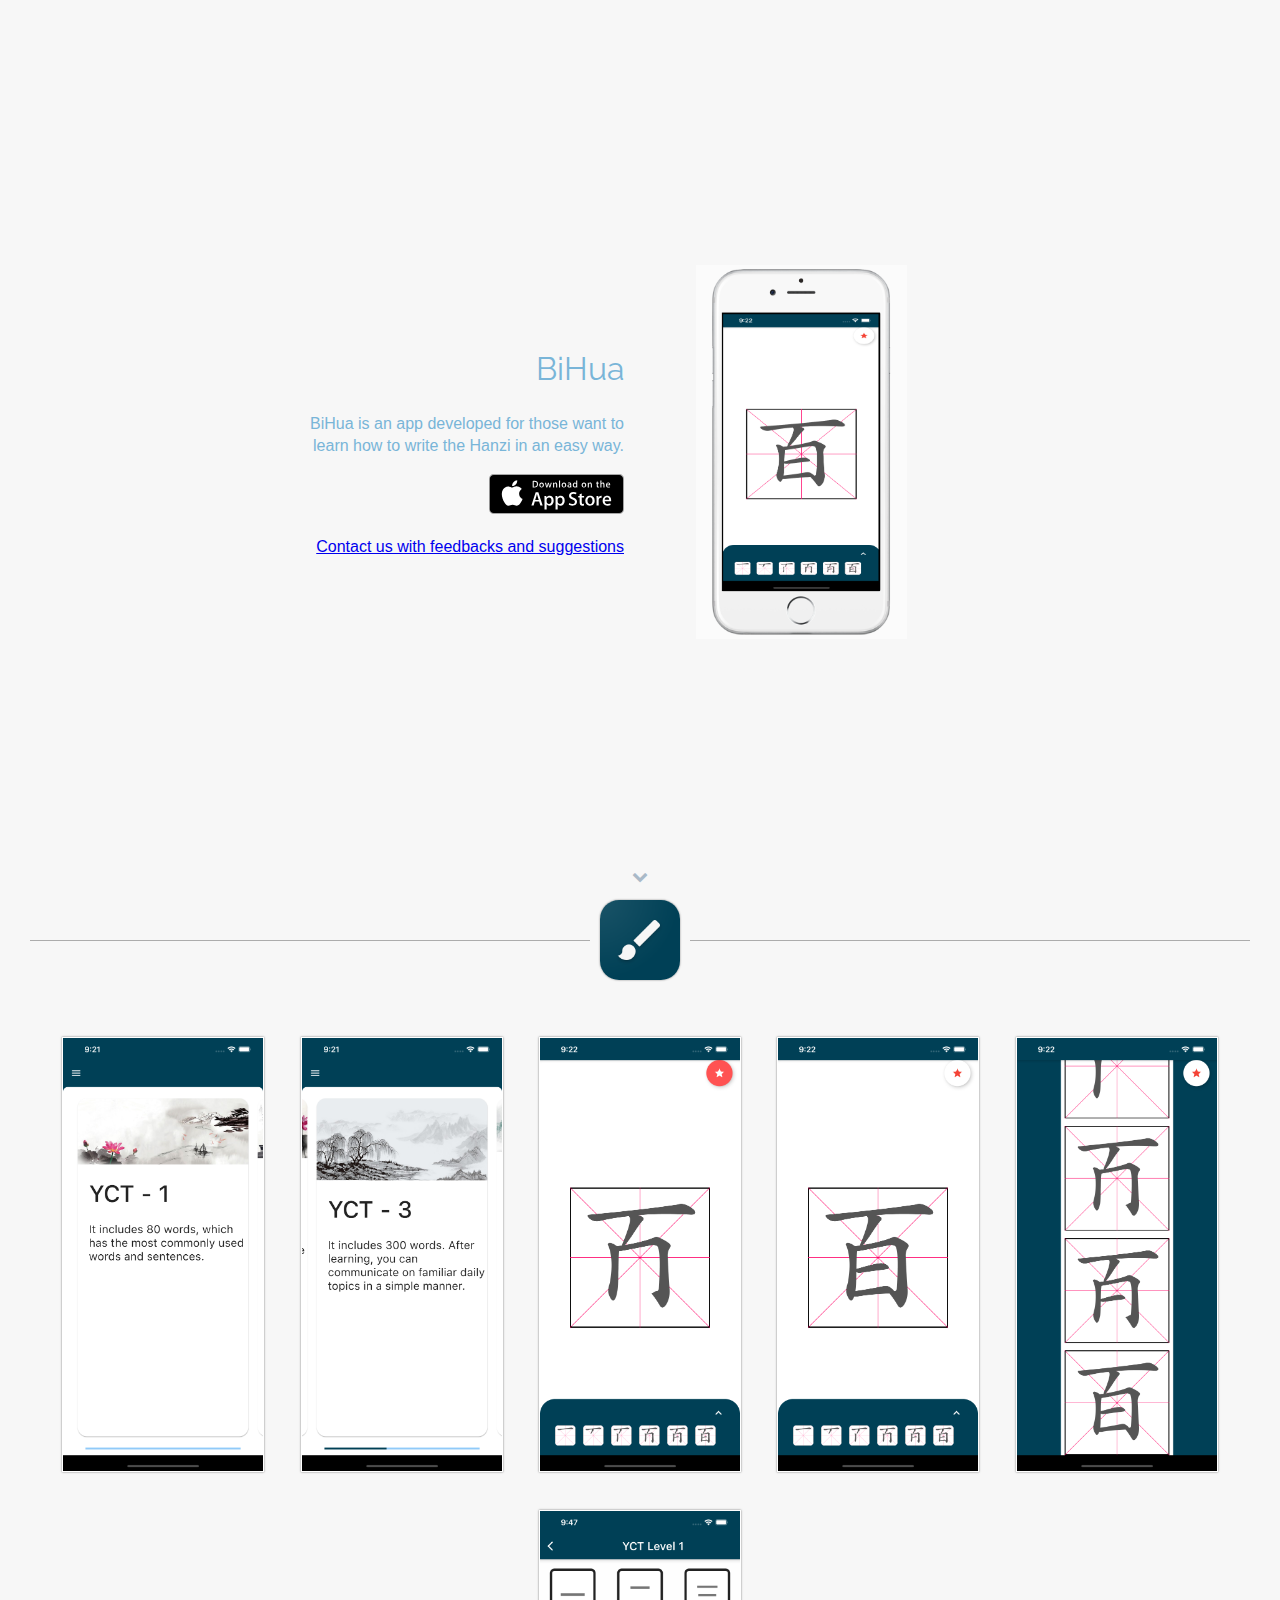
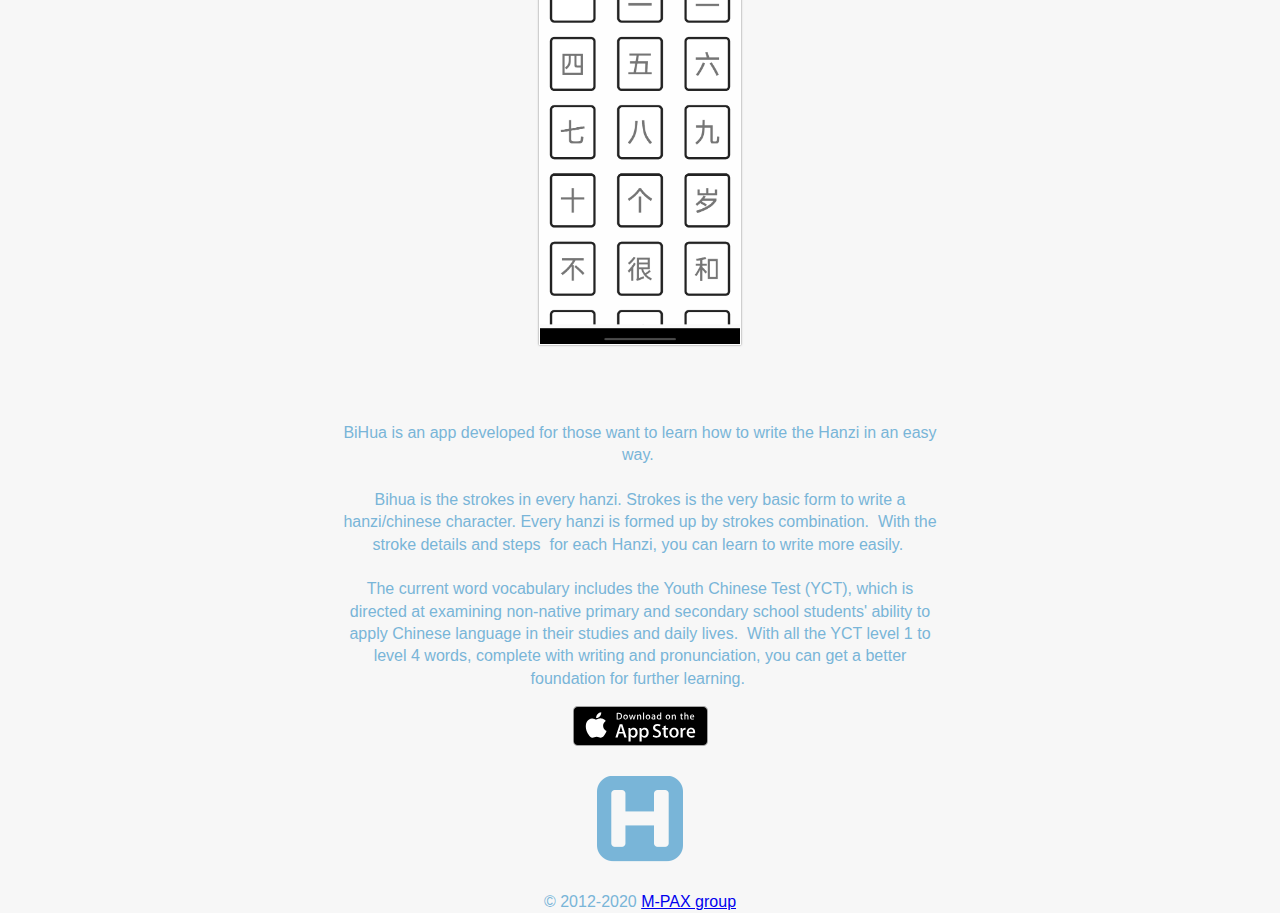
<file: ios-bihua.html>
<!DOCTYPE html>
<html>
<head>
	<meta charset="utf-8"/>
	<meta name="apple-itunes-app" content="app-id=987244449"/>
	<meta name="viewport" content="width=device-width, initial-scale=1" />
	<title>BiHua</title>

	<style data-strip-on-export>
	[contentEditable] {
		outline: none;
	}
	#controls {
		position: fixed;
		padding: 10px;
		top: 0px;
		left: 0px;
		right: 0px;
		text-align: right;
		z-index: 10;
	}
	#controls button {
		appearance: none;
		-webkit-appearance: none;
		-moz-appearance: none;
		-ms-appearance: none;
		color: black;
		background-color: white;
		padding: 0.5em;
		font-weight: bold;
		border: none;
		box-shadow: 0px 0px 3px gray;
	}
	#controls button:hover {
		background-color: #eee;
	}
	</style>
	
	

<link href="//maxcdn.bootstrapcdn.com/font-awesome/4.2.0/css/font-awesome.min.css" rel="stylesheet"/>

<style>
@import url(http://fonts.googleapis.com/css?family=Raleway);

html, body, #content {
	margin: 0px;
	height: 100%;
	font-family: sans-serif;
	font-weight: lighter;
	color: #79B5D8;
	background-color: #f7f7f7;
	text-align: center;
	line-height: 1.4;
}
#splash {
	height: 100%;
	width: 100%;
	display: table;
	table-layout: fixed;
	max-width: 700px;
	margin: auto;
	position: relative;
}
@media screen and (min-width: 700px) {
	#splash > div {
		display: table-cell;
		vertical-align: middle;
		padding: 1em;
		height: 100%;
	}
	#splash #left {
		text-align: right;
	}
	#splash #right {
		text-align: left;
	}
	#splash .iphone {
		width: 288px;
		height: 576px;
	}
	#screenshots img {
		max-width: 200px;
	}
	#like-container {
		position: absolute;
		top: 100%;
		right: 20px;
		margin-top: -50px;
	}
}
#chevron {
	position: absolute;
	left: 50%;
	top: 100%;
	margin-top: -2em;
	color: #5e7d9a;
	opacity: 0.5;
	margin-left: -0.5em;
}
@media screen and (max-width: 700px) {
	#chevron {
		display: none;
	}
	#splash .iphone {
		width: 192px;
		height: 384px;
		display: inline-block;
	}
	#splash #left {
		padding: 10px;
	}
	#screenshots img {
		max-width: 100px;
	}
	#splash .appstore {
		display: none;
	}
}
img.appstore {
	max-width: 140px;
}
.iphone {
	background-size: contain;
	position: relative;
	width: 720px;
	height: 1440px;
}
.iphone img {
	position: absolute;
	top: 17.9%;
	left: 14%;
	width: 73%;
}
h1, h2, h3, h4, h5, h6 {
	font-family: "Raleway", sans-serif;
	font-weight: normal;
}
#icon-row {
	margin: 30px;
	margin-top: 40px;
	margin-bottom: 80px;
	border-bottom: 1px solid rgba(0,0,0,0.3);
	position: relative;
}
#icon-row #icon-container {
	position: absolute;
	width: 80px;
	height: 80px;
	left: 50%;
	top: 50%;
	margin-left: -50px;
	margin-top: -50px;
	border: 10px solid #f7f7f7;
}
#icon-row img {
	width: 100%;
	border-radius: 19px;
	box-shadow: 0px 0px 2px rgba(0,0,0,0.5);
}
#description {
	margin: auto;
	width: 90%;
	max-width: 600px;
}
#screenshots {
	margin-bottom: 2em;
}
#screenshots img {
	border: 1px solid white;
	box-shadow: 0px 0px 2px rgba(0,0,0,0.5);
	margin: 1em;
}
#description {
	white-space: pre-wrap;
}
#stars {
	text-align: center;
	font-style: italic;
	font-size: small;
}
#stars span {
	display: block;
	font-size: 30px;
	font-style: normal;
}
#attribution {
	font-size: small;
	padding: 2em;
}
#attribution a {
	color: #5e7d9a;
}
</style>


</head>
<body>
<div id='content'>
<div id='chevron' class='fa fa-chevron-down'></div>
<div id='splash'>
	<div id='left'>
		<h1>BiHua</h1>
		<p>BiHua is an app developed for those want to learn how to write the Hanzi in an easy way.</p>
		<a href="http://itunes.apple.com/app/log4as/id1542742572?ls=1&mt=8&amp;uo=4">
			<img class='appstore' src='./img/app-store.svg'>
		</a>
		<p><a href="mailto:contact@m-pax.net">Contact us with feedbacks and suggestions</a></p>
	</div>
	<div id='right'>
		<div class='iphone'>
			<img src='./img/bihua/home-1.png'/>
		</div>
	</div>
</div>

<div id='icon-row'>
	<div id='icon-container'>
		<img src='./img/bihua/icon.png'/>
	</div>
</div>

<div id='screenshots'>
		<img src='./img/bihua/1.png'/>
		<img src='./img/bihua/2.png'/>
		<img src='./img/bihua/3.png'/>
		<img src='./img/bihua/4.png'/>
		<img src='./img/bihua/5.png'/>
		<img src='./img/bihua/6.png'/>
</div>
<p id='description'>
BiHua is an app developed for those want to learn how to write the Hanzi in an easy way. 

Bihua is the strokes in every hanzi. Strokes is the very basic form to write a hanzi/chinese character. Every hanzi is formed up by strokes combination.  With the stroke details and steps  for each Hanzi, you can learn to write more easily. 

The current word vocabulary includes the Youth Chinese Test (YCT), which is directed at examining non-native primary and secondary school students' ability to apply Chinese language in their studies and daily lives.  With all the YCT level 1 to level 4 words, complete with writing and pronunciation, you can get a better foundation for further learning. </p>

<p>
	<a href='http://itunes.apple.com/app/log4as/id1542742572?ls=1&mt=8&amp;uo=4'><img class='appstore' src='./img/app-store.svg' alt='Download on the Apple App Store'/></a>
</p>
<p>
	<a href='./support/bihua-licences.html'><img class='appstore' src='./img/h-square.png' alt='FAQ'/></a>
</p>
<p id='copyright'>&copy; 2012-2020 <a href='https://m-pax.net'>M-PAX group </a> </p>

</div>

</body>
</html>
</file>
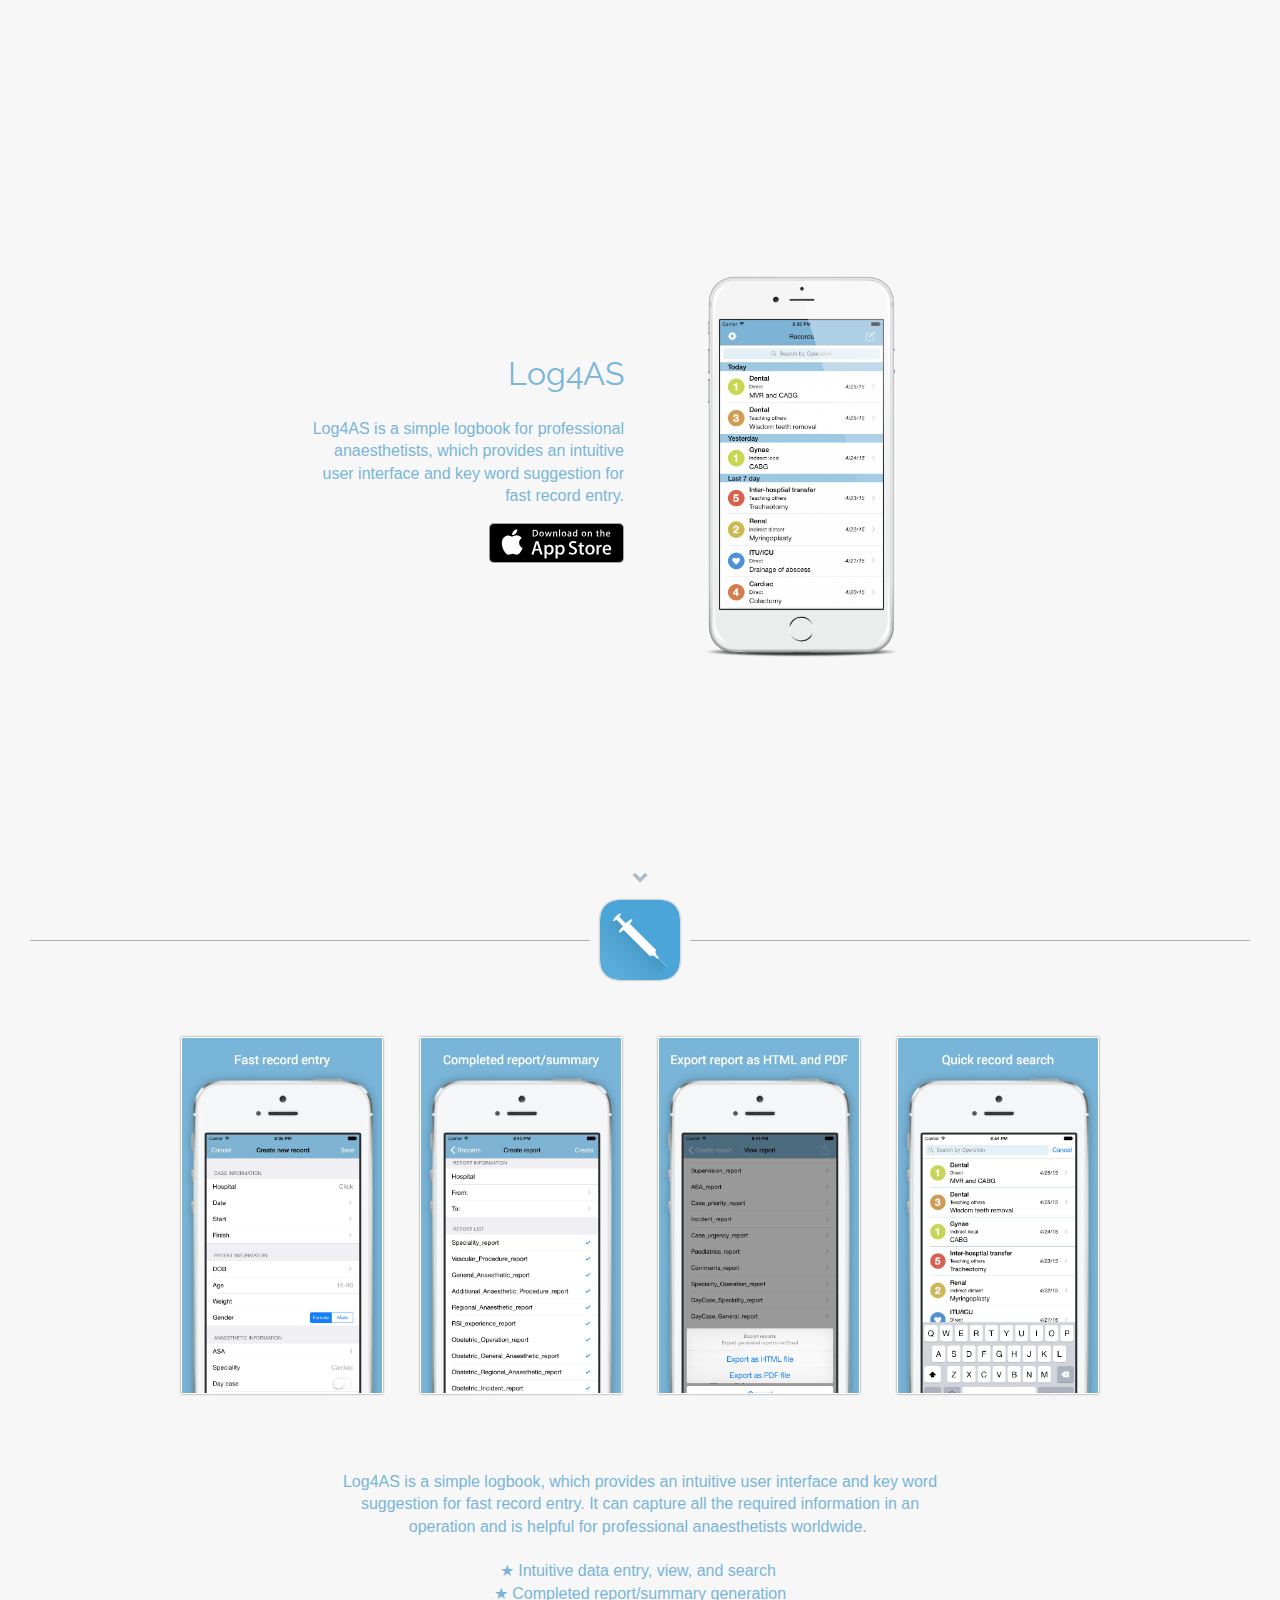
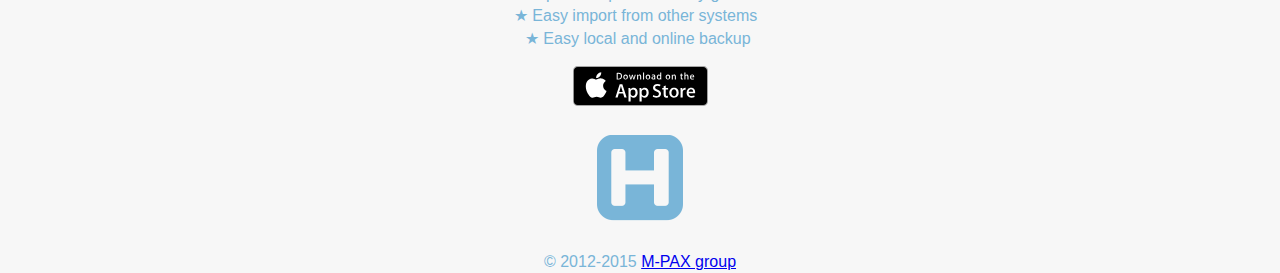
<file: ios-log4as.html>
<!DOCTYPE html>
<html>
<head>
	<meta charset="utf-8"/>
	<meta name="apple-itunes-app" content="app-id=987244449"/>
	<meta name="viewport" content="width=device-width, initial-scale=1" />
	<title>Log4AS</title>

	<style data-strip-on-export>
	[contentEditable] {
		outline: none;
	}
	#controls {
		position: fixed;
		padding: 10px;
		top: 0px;
		left: 0px;
		right: 0px;
		text-align: right;
		z-index: 10;
	}
	#controls button {
		appearance: none;
		-webkit-appearance: none;
		-moz-appearance: none;
		-ms-appearance: none;
		color: black;
		background-color: white;
		padding: 0.5em;
		font-weight: bold;
		border: none;
		box-shadow: 0px 0px 3px gray;
	}
	#controls button:hover {
		background-color: #eee;
	}
	</style>
	
	

<link href="//maxcdn.bootstrapcdn.com/font-awesome/4.2.0/css/font-awesome.min.css" rel="stylesheet"/>

<style>
@import url(http://fonts.googleapis.com/css?family=Raleway);

html, body, #content {
	margin: 0px;
	height: 100%;
	font-family: sans-serif;
	font-weight: lighter;
	color: #79B5D8;
	background-color: #f7f7f7;
	text-align: center;
	line-height: 1.4;
}
#splash {
	height: 100%;
	width: 100%;
	display: table;
	table-layout: fixed;
	max-width: 700px;
	margin: auto;
	position: relative;
}
@media screen and (min-width: 700px) {
	#splash > div {
		display: table-cell;
		vertical-align: middle;
		padding: 1em;
		height: 100%;
	}
	#splash #left {
		text-align: right;
	}
	#splash #right {
		text-align: left;
	}
	#splash .iphone {
		width: 288px;
		height: 576px;
	}
	#screenshots img {
		max-width: 200px;
	}
	#like-container {
		position: absolute;
		top: 100%;
		right: 20px;
		margin-top: -50px;
	}
}
#chevron {
	position: absolute;
	left: 50%;
	top: 100%;
	margin-top: -2em;
	color: #5e7d9a;
	opacity: 0.5;
	margin-left: -0.5em;
}
@media screen and (max-width: 700px) {
	#chevron {
		display: none;
	}
	#splash .iphone {
		width: 192px;
		height: 384px;
		display: inline-block;
	}
	#splash #left {
		padding: 10px;
	}
	#screenshots img {
		max-width: 100px;
	}
	#splash .appstore {
		display: none;
	}
}
img.appstore {
	max-width: 140px;
}
.iphone {
	background-size: contain;
	position: relative;
	width: 720px;
	height: 1440px;
}
.iphone img {
	position: absolute;
	top: 17.9%;
	left: 14%;
	width: 73%;
}
h1, h2, h3, h4, h5, h6 {
	font-family: "Raleway", sans-serif;
	font-weight: normal;
}
#icon-row {
	margin: 30px;
	margin-top: 40px;
	margin-bottom: 80px;
	border-bottom: 1px solid rgba(0,0,0,0.3);
	position: relative;
}
#icon-row #icon-container {
	position: absolute;
	width: 80px;
	height: 80px;
	left: 50%;
	top: 50%;
	margin-left: -50px;
	margin-top: -50px;
	border: 10px solid #f7f7f7;
}
#icon-row img {
	width: 100%;
	border-radius: 19px;
	box-shadow: 0px 0px 2px rgba(0,0,0,0.5);
}
#description {
	margin: auto;
	width: 90%;
	max-width: 600px;
}
#screenshots {
	margin-bottom: 2em;
}
#screenshots img {
	border: 1px solid white;
	box-shadow: 0px 0px 2px rgba(0,0,0,0.5);
	margin: 1em;
}
#description {
	white-space: pre-wrap;
}
#stars {
	text-align: center;
	font-style: italic;
	font-size: small;
}
#stars span {
	display: block;
	font-size: 30px;
	font-style: normal;
}
#attribution {
	font-size: small;
	padding: 2em;
}
#attribution a {
	color: #5e7d9a;
}
</style>


</head>
<body>
<div id='content'>
<div id='chevron' class='fa fa-chevron-down'></div>
<div id='splash'>
	<div id='left'>
		<h1>Log4AS</h1>
		<p>Log4AS is a simple logbook for professional anaesthetists, which provides an intuitive user interface and key word suggestion for fast record entry.</p>
		<a href="http://itunes.apple.com/app/log4as/id987244449?ls=1&mt=8&amp;uo=4">
			<img class='appstore' src='./img/app-store.svg'>
		</a>
	</div>
	<div id='right'>
		<div class='iphone'>
			<img src='./img/ios-log4as/home.png'/>
		</div>
	</div>
</div>

<div id='icon-row'>
	<div id='icon-container'>
		<img src='./img/icon/ios-log4as-icon-full.jpg'/>
	</div>
</div>

<div id='screenshots'>
		<img src='./img/ios-log4as/s-1.jpg'/>
		<img src='./img/ios-log4as/s-2.jpg'/>
		<img src='./img/ios-log4as/s-3.jpg'/>
		<img src='./img/ios-log4as/s-4.jpg'/>
</div>
<p id='description'>
Log4AS is a simple logbook, which provides an intuitive user interface and key word suggestion for fast record entry. It can capture all the required information in an operation and is helpful for professional anaesthetists worldwide. 

★ Intuitive data entry, view, and search 
★ Completed report/summary generation
★ Easy import from other systems  
★ Easy local and online backup </p>

<p>
	<a href='http://itunes.apple.com/app/log4as/id987244449?ls=1&mt=8&amp;uo=4'><img class='appstore' src='./img/app-store.svg' alt='Download on the Apple App Store'/></a>
</p>
<p>
	<a href='./support/ios-log4as.html'><img class='appstore' src='./img/h-square.png' alt='FAQ'/></a>
</p>

<p id='copyright'>&copy; 2012-2015 <a href='https:m-pax.net'>M-PAX group </a> </p>

</div>

</body>
</html>
</file>
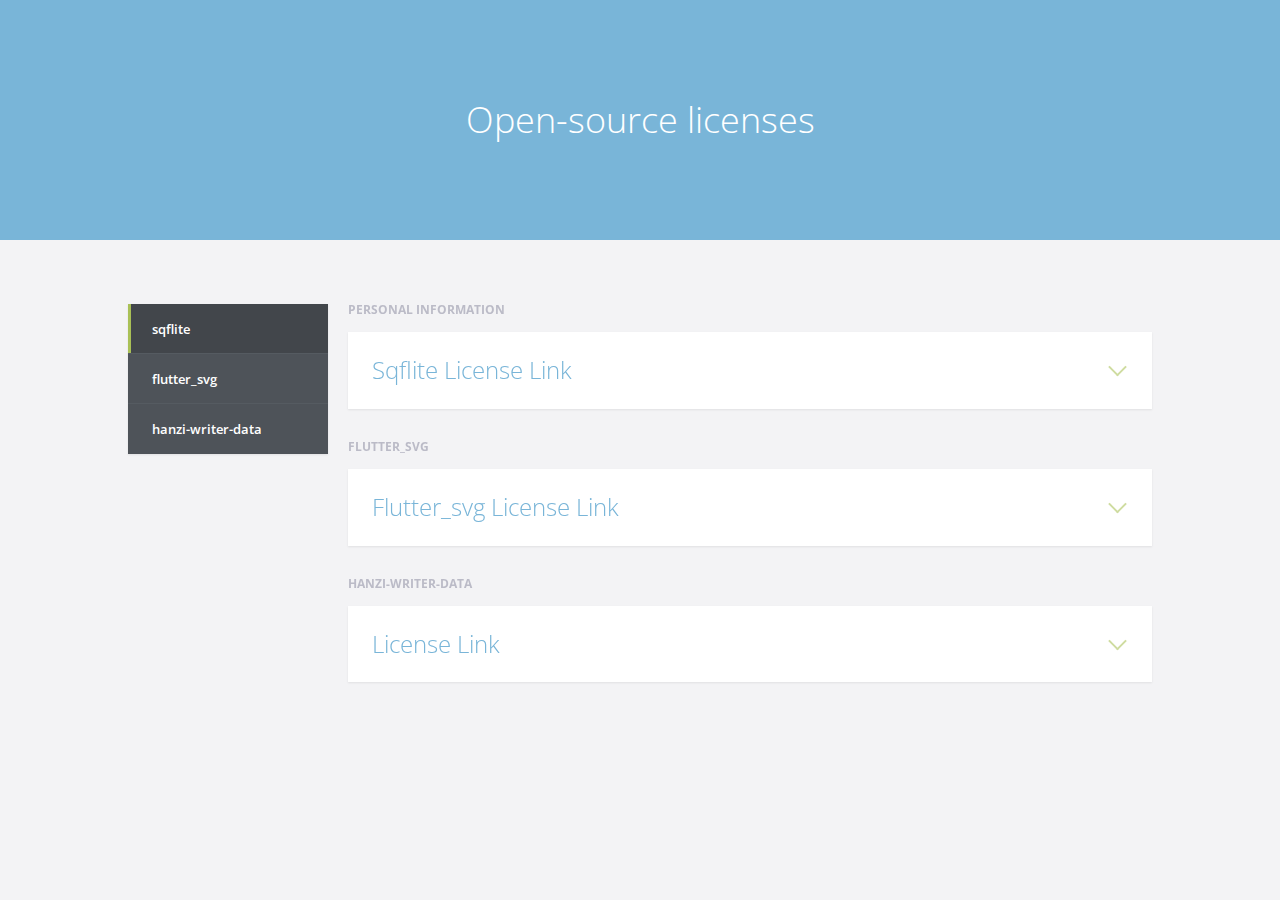
<file: support/bihua-licences.html>
<!doctype html>
<html lang="en" class="no-js">
<head>
	<meta charset="UTF-8">
	<meta name="viewport" content="width=device-width, initial-scale=1">

	<link href='http://fonts.googleapis.com/css?family=Open+Sans:400,300,600,700' rel='stylesheet' type='text/css'>

	<link rel="stylesheet" href="css/reset.css"> <!-- CSS reset -->
	<link rel="stylesheet" href="css/style.css"> <!-- Resource style -->
	<script src="js/modernizr.js"></script> <!-- Modernizr -->
	<title>Open-source licneses</title>
</head>
<body>
<header>
	<h1>Open-source licenses</h1>
</header>
<section class="cd-faq">
	<ul class="cd-faq-categories">
		<li><a class="selected" href="#basics">sqflite</a></li>
		<li><a href="#use">flutter_svg</a></li>
		<li><a href="#disclosure">hanzi-writer-data</a></li>
	</ul> <!-- cd-faq-categories -->

	<div class="cd-faq-items">
		<ul id="basics" class="cd-faq-group">
			<li class="cd-faq-title"><h2>Personal Information</h2></li>
			<li>
				<a class="cd-faq-trigger" href="#0">Sqflite License Link</a>
				<div class="cd-faq-content">
					<p>
						Check the license here: https://github.com/tekartik/sqflite
					</p>
				</div> <!-- cd-faq-content -->
			</li>
		</ul> <!-- cd-faq-group -->

		<ul id="use" class="cd-faq-group">
			<li class="cd-faq-title"><h2>flutter_svg</h2></li>
			<li>
				<a class="cd-faq-trigger" href="#0">Flutter_svg License Link</a>
				<div class="cd-faq-content">
					<p>
						Check the license here: https://github.com/dnfield/flutter_svg
					</p>
				</div> <!-- cd-faq-content -->
			</li>
		</ul> <!-- cd-faq-group -->

		<ul id="disclosure" class="cd-faq-group">
			<li class="cd-faq-title"><h2>hanzi-writer-data</h2></li>
			<li>
				<a class="cd-faq-trigger" href="#0">License Link</a>
				<div class="cd-faq-content">
					<p>
						Check the license here: https://github.com/chanind/hanzi-writer-data
					</p>
				</div> <!-- cd-faq-content -->
			</li>
		</ul> <!-- cd-faq-group -->

	</div> <!-- cd-faq-items -->
	<a href="#0" class="cd-close-panel">Close</a>
</section> <!-- cd-faq -->
<script src="js/jquery-2.1.1.js"></script>
<script src="js/jquery.mobile.custom.min.js"></script>
<script src="js/main.js"></script> <!-- Resource jQuery -->
</body>
</html>
</file>
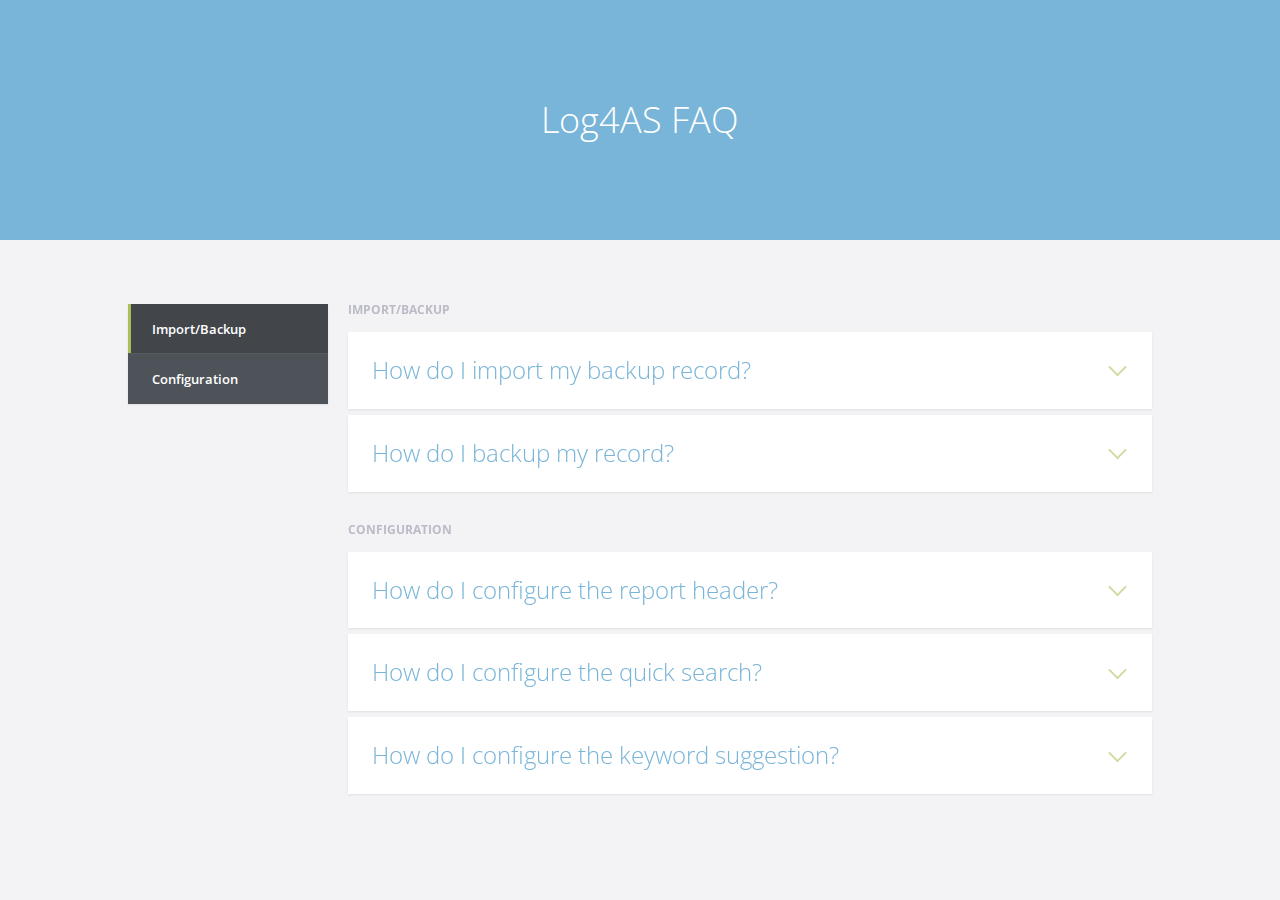
<file: support/ios-log4as.html>
<!doctype html>
<html lang="en" class="no-js">
<head>
	<meta charset="UTF-8">
	<meta name="viewport" content="width=device-width, initial-scale=1">

	<link href='http://fonts.googleapis.com/css?family=Open+Sans:400,300,600,700' rel='stylesheet' type='text/css'>

	<link rel="stylesheet" href="css/reset.css"> <!-- CSS reset -->
	<link rel="stylesheet" href="css/style.css"> <!-- Resource style -->
	<script src="js/modernizr.js"></script> <!-- Modernizr -->
	<title>Log4AS FAQ</title>
</head>
<body>
<header>
	<h1>Log4AS FAQ</h1>
</header>
<section class="cd-faq">
	<ul class="cd-faq-categories">
		<li><a class="selected" href="#basics">Import/Backup</a></li>
		<li><a href="#config">Configuration</a></li>
	</ul> <!-- cd-faq-categories -->

	<div class="cd-faq-items">
		<ul id="basics" class="cd-faq-group">
			<li class="cd-faq-title"><h2>Import/Backup</h2></li>
			<li>
				<a class="cd-faq-trigger" href="#0">How do I import my backup record?</a>
				<div class="cd-faq-content">
					<p>
						<ol>
							<li>1. Send your backup CSV file to your iPhone/iPad through email. Right now, only Log4AS backup CSV file support</li> 
							<li>2. Click the CSV file and select Open in Log4AS</li>
							<li>3. When you import the record, you can select to keep or delete all the records already stored in the device</li>  
						</ol>
					</p>
				</div> <!-- cd-faq-content -->
			</li>

			<li>
				<a class="cd-faq-trigger" href="#0">How do I backup my record?</a>
				<div class="cd-faq-content">
					<p>Go to Setting -> Export CSV via Email </p>
				</div> <!-- cd-faq-content -->
			</li>
		</ul> <!-- cd-faq-group -->


		<ul id="config" class="cd-faq-group">
			<li class="cd-faq-title"><h2>Configuration</h2></li>
			<li>
				<a class="cd-faq-trigger" href="#0">How do I configure the report header?</a>
				<div class="cd-faq-content">
					<p>Go to Setting -> User section: inpur your name and grade.</p>
				</div> <!-- cd-faq-content -->
			</li>

			<li>
				<a class="cd-faq-trigger" href="#0">How do I configure the quick search?</a>
				<div class="cd-faq-content">
					<p>Go to Setting -> Search section: select the keyword you want to use for quick search. Right now, Operation, supervision, priority, speciality, regional, ASA, Event, Comments, Procedure, Anaesthetic techqique, hospital are supported </p>
				</div> <!-- cd-faq-content -->
			</li>

			<li>
				<a class="cd-faq-trigger" href="#0">How do I configure the keyword suggestion?</a>
				<div class="cd-faq-content">
					<p>Go to setting -> Data section: </p>
				</div> <!-- cd-faq-content -->
			</li>
		</ul> <!-- cd-faq-group -->

	</div> <!-- cd-faq-items -->
	<a href="#0" class="cd-close-panel">Close</a>
</section> <!-- cd-faq -->
<script src="js/jquery-2.1.1.js"></script>
<script src="js/jquery.mobile.custom.min.js"></script>
<script src="js/main.js"></script> <!-- Resource jQuery -->
</body>
</html>
</file>
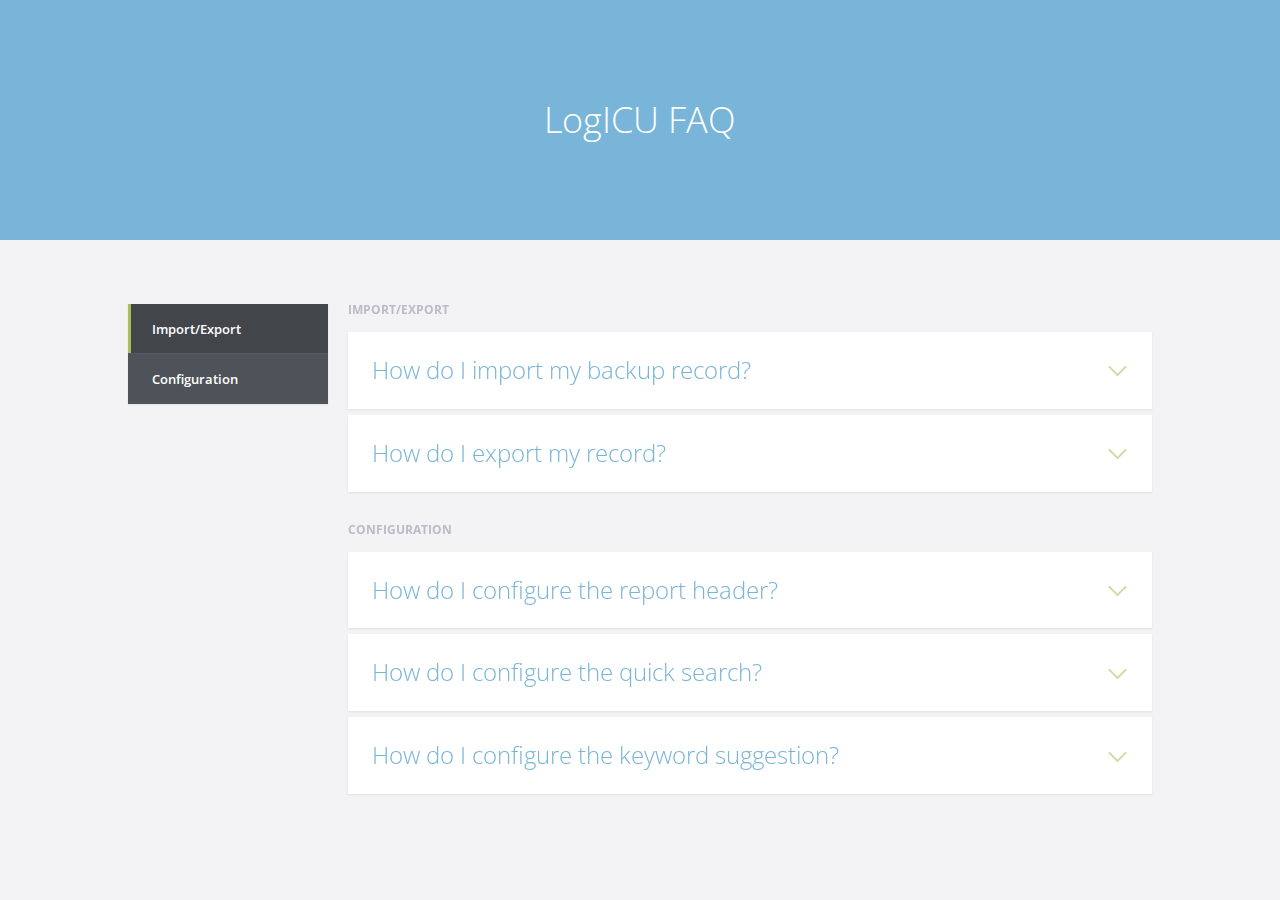
<file: support/ios-logicu.html>
<!doctype html>
<html lang="en" class="no-js">
<head>
	<meta charset="UTF-8">
	<meta name="viewport" content="width=device-width, initial-scale=1">

	<link href='http://fonts.googleapis.com/css?family=Open+Sans:400,300,600,700' rel='stylesheet' type='text/css'>

	<link rel="stylesheet" href="css/reset.css"> <!-- CSS reset -->
	<link rel="stylesheet" href="css/style.css"> <!-- Resource style -->
	<script src="js/modernizr.js"></script> <!-- Modernizr -->
	<title>LogICU FAQ</title>
</head>
<body>
<header>
	<h1>LogICU FAQ</h1>
</header>
<section class="cd-faq">
	<ul class="cd-faq-categories">
		<li><a class="selected" href="#basics">Import/Export</a></li>
		<li><a href="#config">Configuration</a></li>
	</ul> <!-- cd-faq-categories -->

	<div class="cd-faq-items">
		<ul id="basics" class="cd-faq-group">
			<li class="cd-faq-title"><h2>Import/Export</h2></li>
			<li>
				<a class="cd-faq-trigger" href="#0">How do I import my backup record?</a>
				<div class="cd-faq-content">
					<p>
						<ol>
							<li>1. Send your backup CSV file to your iPhone through email. Right now, only LogICU backup CSV file support</li> 
							<li>2. Click the CSV file and select Open in LogICU</li>
							<li>3. When you import the record, you can select to keep or delete all the records already stored in the device</li>  
						</ol>
					</p>
				</div> <!-- cd-faq-content -->
			</li>

			<li>
				<a class="cd-faq-trigger" href="#0">How do I export my record?</a>
				<div class="cd-faq-content">
					<p>Go to Setting -> Export CSV via Email </p>
				</div> <!-- cd-faq-content -->
			</li>
		</ul> <!-- cd-faq-group -->


		<ul id="config" class="cd-faq-group">
			<li class="cd-faq-title"><h2>Configuration</h2></li>
			<li>
				<a class="cd-faq-trigger" href="#0">How do I configure the report header?</a>
				<div class="cd-faq-content">
					<p>Go to Setting -> User section: inpur your name, grade and trust</p>
				</div> <!-- cd-faq-content -->
			</li>

			<li>
				<a class="cd-faq-trigger" href="#0">How do I configure the quick search?</a>
				<div class="cd-faq-content">
					<p>Go to Setting -> Search section: select the keyword you want to use for quick search. Right now, Involvement, Assessment, Diagnosis, Comments, Patient ID and Hospital ID are supported </p>
				</div> <!-- cd-faq-content -->
			</li>

			<li>
				<a class="cd-faq-trigger" href="#0">How do I configure the keyword suggestion?</a>
				<div class="cd-faq-content">
					<p>Go to setting -> Data section: </p>
				</div> <!-- cd-faq-content -->
			</li>
		</ul> <!-- cd-faq-group -->

	</div> <!-- cd-faq-items -->
	<a href="#0" class="cd-close-panel">Close</a>
</section> <!-- cd-faq -->
<script src="js/jquery-2.1.1.js"></script>
<script src="js/jquery.mobile.custom.min.js"></script>
<script src="js/main.js"></script> <!-- Resource jQuery -->
</body>
</html>
</file>
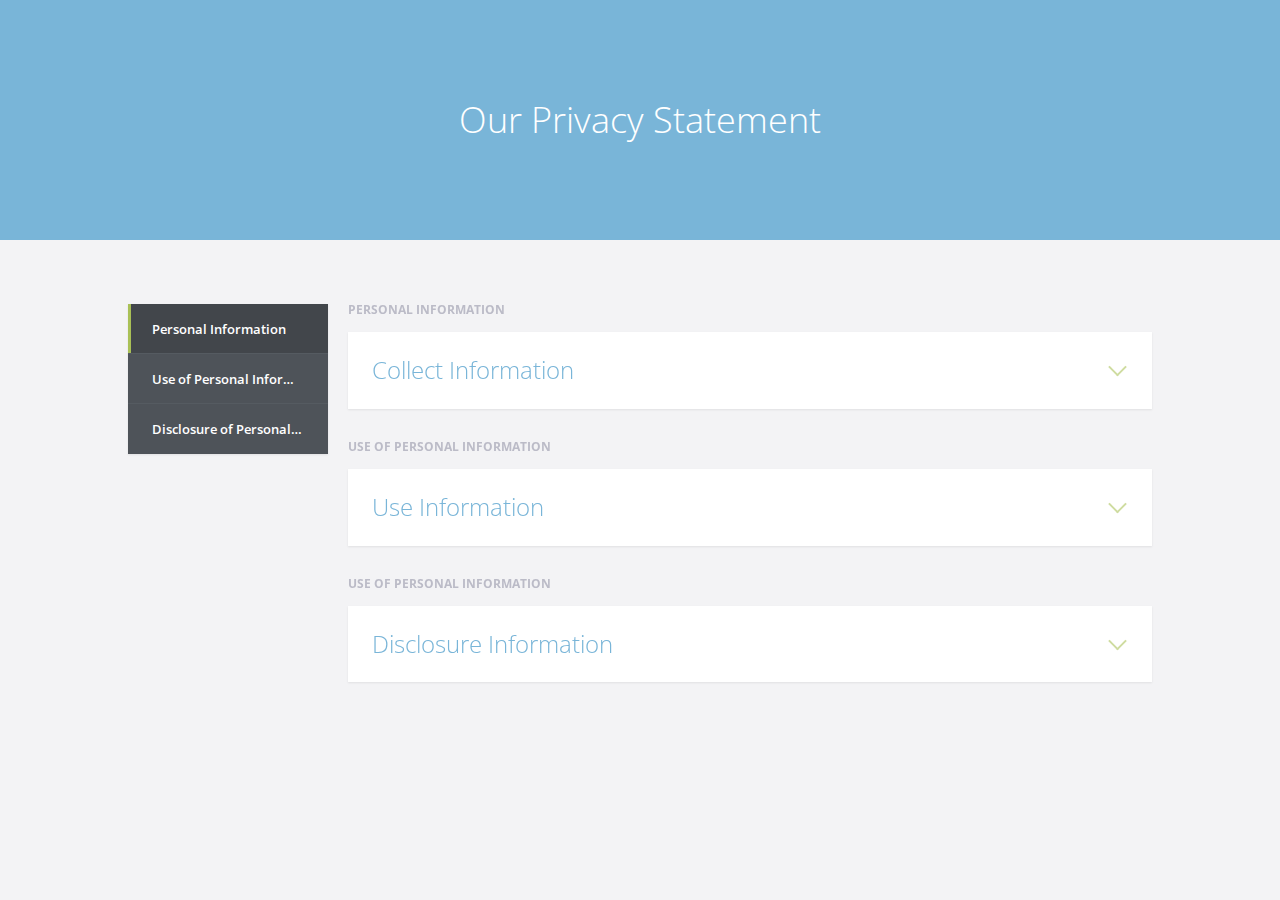
<file: support/privacy.html>
<!doctype html>
<html lang="en" class="no-js">
<head>
	<meta charset="UTF-8">
	<meta name="viewport" content="width=device-width, initial-scale=1">

	<link href='http://fonts.googleapis.com/css?family=Open+Sans:400,300,600,700' rel='stylesheet' type='text/css'>

	<link rel="stylesheet" href="css/reset.css"> <!-- CSS reset -->
	<link rel="stylesheet" href="css/style.css"> <!-- Resource style -->
	<script src="js/modernizr.js"></script> <!-- Modernizr -->
	<title>Privacy Statement</title>
</head>
<body>
<header>
	<h1>Our Privacy Statement</h1>
</header>
<section class="cd-faq">
	<ul class="cd-faq-categories">
		<li><a class="selected" href="#basics">Personal Information</a></li>
		<li><a href="#use">Use of Personal Information</a></li>
		<li><a href="#disclosure">Disclosure of Personal Information</a></li>
	</ul> <!-- cd-faq-categories -->

	<div class="cd-faq-items">
		<ul id="basics" class="cd-faq-group">
			<li class="cd-faq-title"><h2>Personal Information</h2></li>
			<li>
				<a class="cd-faq-trigger" href="#0">Collect Information</a>
				<div class="cd-faq-content">
					<p>
						We do not collect any personal information (i.e., user-entered data) from our app users. Like many app developers, we use a third party company (viz., Parse & Crashlytics SDK) to collect statistical information about our apps. This information consists of anonymous, aggregate usage and error statistics/analytics. You can read Parse Privacy Policy at https://parse.com/about/privacy and Crashlytics' at http://try.crashlytics.com/terms/. These analytics give us an overall picture of how our apps are being used (e.g., frequency, type of device, iOS version, crash reports, etc.). The information is totally anonymous and no personal details are included. This information helps to guide our ongoing development of the apps and contributes to the improvement of the user experience.
					</p>
				</div> <!-- cd-faq-content -->
			</li>
		</ul> <!-- cd-faq-group -->

		<ul id="use" class="cd-faq-group">
			<li class="cd-faq-title"><h2>Use of Personal Information</h2></li>
			<li>
				<a class="cd-faq-trigger" href="#0">Use Information</a>
				<div class="cd-faq-content">
					<p>
						If you contact us via email and a reply is necessary, we will use your email address and/or any other information that you provide (e.g., your name) to contact you directly. This is the only use we make of personal information.
					</p>
				</div> <!-- cd-faq-content -->
			</li>
		</ul> <!-- cd-faq-group -->

		<ul id="disclosure" class="cd-faq-group">
			<li class="cd-faq-title"><h2>Use of Personal Information</h2></li>
			<li>
				<a class="cd-faq-trigger" href="#0">Disclosure Information</a>
				<div class="cd-faq-content">
					<p>
						We will never disclose your personal information to any third party.
					</p>
				</div> <!-- cd-faq-content -->
			</li>
		</ul> <!-- cd-faq-group -->

	</div> <!-- cd-faq-items -->
	<a href="#0" class="cd-close-panel">Close</a>
</section> <!-- cd-faq -->
<script src="js/jquery-2.1.1.js"></script>
<script src="js/jquery.mobile.custom.min.js"></script>
<script src="js/main.js"></script> <!-- Resource jQuery -->
</body>
</html>
</file>
<file: support/css/style.css>
/* -------------------------------- 

Primary style

-------------------------------- */
*, *::after, *::before {
  -webkit-box-sizing: border-box;
  -moz-box-sizing: border-box;
  box-sizing: border-box;
}

*::after, *::before {
  content: '';
}

body {
  font-size: 100%;
  font-family: "Open Sans", sans-serif;
  color: #4e5359;
  background-color: #f3f3f5;
}
body::after {
  /* overlay layer visible on small devices when the right panel slides in */
  position: fixed;
  top: 0;
  left: 0;
  width: 100%;
  height: 100%;
  background-color: rgba(78, 83, 89, 0.8);
  visibility: hidden;
  opacity: 0;
  -webkit-transition: opacity .3s 0s, visibility 0s .3s;
  -moz-transition: opacity .3s 0s, visibility 0s .3s;
  transition: opacity .3s 0s, visibility 0s .3s;
}
body.cd-overlay::after {
  visibility: visible;
  opacity: 1;
  -webkit-transition: opacity .3s 0s, visibility 0s 0s;
  -moz-transition: opacity .3s 0s, visibility 0s 0s;
  transition: opacity .3s 0s, visibility 0s 0s;
}
@media only screen and (min-width: 768px) {
  body::after {
    display: none;
  }
}

a {
  color: #79b5d8;
  text-decoration: none;
}

/* -------------------------------- 

Main components 

-------------------------------- */
header {
  position: relative;
  height: 180px;
  line-height: 180px;
  text-align: center;
  background-color: #79b5d8;
}
header h1 {
  color: #ffffff;
  -webkit-font-smoothing: antialiased;
  -moz-osx-font-smoothing: grayscale;
  font-size: 20px;
  font-size: 1.25rem;
}
@media only screen and (min-width: 1024px) {
  header {
    height: 240px;
    line-height: 240px;
  }
  header h1 {
    font-size: 36px;
    font-size: 2.25rem;
    font-weight: 300;
  }
}

.cd-faq {
  width: 90%;
  max-width: 1024px;
  margin: 2em auto;
  box-shadow: 0 1px 5px rgba(0, 0, 0, 0.1);
}
.cd-faq:after {
  content: "";
  display: table;
  clear: both;
}
@media only screen and (min-width: 768px) {
  .cd-faq {
    position: relative;
    margin: 4em auto;
    box-shadow: none;
  }
}

.cd-faq-categories a {
  position: relative;
  display: block;
  overflow: hidden;
  height: 50px;
  line-height: 50px;
  padding: 0 28px 0 16px;
  background-color: #4e5359;
  -webkit-font-smoothing: antialiased;
  -moz-osx-font-smoothing: grayscale;
  color: #ffffff;
  white-space: nowrap;
  border-bottom: 1px solid #555b61;
  text-overflow: ellipsis;
}
.cd-faq-categories a::before, .cd-faq-categories a::after {
  /* plus icon on the right */
  position: absolute;
  top: 50%;
  right: 16px;
  display: inline-block;
  height: 1px;
  width: 10px;
  background-color: #7f868e;
}
.cd-faq-categories a::after {
  -webkit-transform: rotate(90deg);
  -moz-transform: rotate(90deg);
  -ms-transform: rotate(90deg);
  -o-transform: rotate(90deg);
  transform: rotate(90deg);
}
.cd-faq-categories li:last-child a {
  border-bottom: none;
}
@media only screen and (min-width: 768px) {
  .cd-faq-categories {
    width: 20%;
    float: left;
    box-shadow: 0 1px 2px rgba(0, 0, 0, 0.08);
  }
  .cd-faq-categories a {
    font-size: 13px;
    font-size: 0.8125rem;
    font-weight: 600;
    padding-left: 24px;
    padding: 0 24px;
    -webkit-transition: background 0.2s, padding 0.2s;
    -moz-transition: background 0.2s, padding 0.2s;
    transition: background 0.2s, padding 0.2s;
  }
  .cd-faq-categories a::before, .cd-faq-categories a::after {
    display: none;
  }
  .no-touch .cd-faq-categories a:hover {
    background: #555b61;
  }
  .no-js .cd-faq-categories {
    width: 100%;
    margin-bottom: 2em;
  }
}
@media only screen and (min-width: 1024px) {
  .cd-faq-categories {
    position: absolute;
    top: 0;
    left: 0;
    width: 200px;
    z-index: 2;
  }
  .cd-faq-categories a::before {
    /* decorative rectangle on the left visible for the selected item */
    display: block;
    top: 0;
    right: auto;
    left: 0;
    height: 100%;
    width: 3px;
    background-color: #a9c056;
    opacity: 0;
    -webkit-transition: opacity 0.2s;
    -moz-transition: opacity 0.2s;
    transition: opacity 0.2s;
  }
  .cd-faq-categories .selected {
    background: #42464b !important;
  }
  .cd-faq-categories .selected::before {
    opacity: 1;
  }
  .cd-faq-categories.is-fixed {
    /* top and left value assigned in jQuery */
    position: fixed;
  }
  .no-js .cd-faq-categories {
    position: relative;
  }
}

.cd-faq-items {
  position: fixed;
  height: 100%;
  width: 90%;
  top: 0;
  right: 0;
  background: #ffffff;
  padding: 0 5% 1em;
  overflow: auto;
  -webkit-overflow-scrolling: touch;
  z-index: 1;
  -webkit-backface-visibility: hidden;
  backface-visibility: hidden;
  -webkit-transform: translateZ(0) translateX(100%);
  -moz-transform: translateZ(0) translateX(100%);
  -ms-transform: translateZ(0) translateX(100%);
  -o-transform: translateZ(0) translateX(100%);
  transform: translateZ(0) translateX(100%);
  -webkit-transition: -webkit-transform .3s;
  -moz-transition: -moz-transform .3s;
  transition: transform .3s;
}
.cd-faq-items.slide-in {
  -webkit-transform: translateZ(0) translateX(0%);
  -moz-transform: translateZ(0) translateX(0%);
  -ms-transform: translateZ(0) translateX(0%);
  -o-transform: translateZ(0) translateX(0%);
  transform: translateZ(0) translateX(0%);
}
.no-js .cd-faq-items {
  position: static;
  height: auto;
  width: 100%;
  -webkit-transform: translateX(0);
  -moz-transform: translateX(0);
  -ms-transform: translateX(0);
  -o-transform: translateX(0);
  transform: translateX(0);
}
@media only screen and (min-width: 768px) {
  .cd-faq-items {
    position: static;
    height: auto;
    width: 78%;
    float: right;
    overflow: visible;
    -webkit-transform: translateZ(0) translateX(0);
    -moz-transform: translateZ(0) translateX(0);
    -ms-transform: translateZ(0) translateX(0);
    -o-transform: translateZ(0) translateX(0);
    transform: translateZ(0) translateX(0);
    padding: 0;
    background: transparent;
  }
}
@media only screen and (min-width: 1024px) {
  .cd-faq-items {
    float: none;
    width: 100%;
    padding-left: 220px;
  }
  .no-js .cd-faq-items {
    padding-left: 0;
  }
}

.cd-close-panel {
  position: fixed;
  top: 5px;
  right: -100%;
  display: block;
  height: 40px;
  width: 40px;
  overflow: hidden;
  text-indent: 100%;
  white-space: nowrap;
  z-index: 2;
  /* Force Hardware Acceleration in WebKit */
  -webkit-transform: translateZ(0);
  -moz-transform: translateZ(0);
  -ms-transform: translateZ(0);
  -o-transform: translateZ(0);
  transform: translateZ(0);
  -webkit-backface-visibility: hidden;
  backface-visibility: hidden;
  -webkit-transition: right 0.4s;
  -moz-transition: right 0.4s;
  transition: right 0.4s;
}
.cd-close-panel::before, .cd-close-panel::after {
  /* close icon in CSS */
  position: absolute;
  top: 16px;
  left: 12px;
  display: inline-block;
  height: 3px;
  width: 18px;
  background: #6c7d8e;
}
.cd-close-panel::before {
  -webkit-transform: rotate(45deg);
  -moz-transform: rotate(45deg);
  -ms-transform: rotate(45deg);
  -o-transform: rotate(45deg);
  transform: rotate(45deg);
}
.cd-close-panel::after {
  -webkit-transform: rotate(-45deg);
  -moz-transform: rotate(-45deg);
  -ms-transform: rotate(-45deg);
  -o-transform: rotate(-45deg);
  transform: rotate(-45deg);
}
.cd-close-panel.move-left {
  right: 2%;
}
@media only screen and (min-width: 768px) {
  .cd-close-panel {
    display: none;
  }
}

.cd-faq-group {
  /* hide group not selected */
  display: none;
}
.cd-faq-group.selected {
  display: block;
}
.cd-faq-group .cd-faq-title {
  background: transparent;
  box-shadow: none;
  margin: 1em 0;
}
.no-touch .cd-faq-group .cd-faq-title:hover {
  box-shadow: none;
}
.cd-faq-group .cd-faq-title h2 {
  text-transform: uppercase;
  font-size: 12px;
  font-size: 0.75rem;
  font-weight: 700;
  color: #bbbbc7;
}
.no-js .cd-faq-group {
  display: block;
}
@media only screen and (min-width: 768px) {
  .cd-faq-group {
    /* all groups visible */
    display: block;
  }
  .cd-faq-group > li {
    background: #ffffff;
    margin-bottom: 6px;
    box-shadow: 0 1px 2px rgba(0, 0, 0, 0.08);
    -webkit-transition: box-shadow 0.2s;
    -moz-transition: box-shadow 0.2s;
    transition: box-shadow 0.2s;
  }
  .no-touch .cd-faq-group > li:hover {
    box-shadow: 0 1px 10px rgba(108, 125, 142, 0.3);
  }
  .cd-faq-group .cd-faq-title {
    margin: 2em 0 1em;
  }
  .cd-faq-group:first-child .cd-faq-title {
    margin-top: 0;
  }
}

.cd-faq-trigger {
  position: relative;
  display: block;
  margin: 1.6em 0 .4em;
  line-height: 1.2;
}
@media only screen and (min-width: 768px) {
  .cd-faq-trigger {
    font-size: 24px;
    font-size: 1.5rem;
    font-weight: 300;
    margin: 0;
    padding: 24px 72px 24px 24px;
  }
  .cd-faq-trigger::before, .cd-faq-trigger::after {
    /* arrow icon on the right */
    position: absolute;
    right: 24px;
    top: 50%;
    height: 2px;
    width: 13px;
    background: #cfdca0;
    -webkit-backface-visibility: hidden;
    backface-visibility: hidden;
    -webkit-transition-property: -webkit-transform;
    -moz-transition-property: -moz-transform;
    transition-property: transform;
    -webkit-transition-duration: 0.2s;
    -moz-transition-duration: 0.2s;
    transition-duration: 0.2s;
  }
  .cd-faq-trigger::before {
    -webkit-transform: rotate(45deg);
    -moz-transform: rotate(45deg);
    -ms-transform: rotate(45deg);
    -o-transform: rotate(45deg);
    transform: rotate(45deg);
    right: 32px;
  }
  .cd-faq-trigger::after {
    -webkit-transform: rotate(-45deg);
    -moz-transform: rotate(-45deg);
    -ms-transform: rotate(-45deg);
    -o-transform: rotate(-45deg);
    transform: rotate(-45deg);
  }
  .content-visible .cd-faq-trigger::before {
    -webkit-transform: rotate(-45deg);
    -moz-transform: rotate(-45deg);
    -ms-transform: rotate(-45deg);
    -o-transform: rotate(-45deg);
    transform: rotate(-45deg);
  }
  .content-visible .cd-faq-trigger::after {
    -webkit-transform: rotate(45deg);
    -moz-transform: rotate(45deg);
    -ms-transform: rotate(45deg);
    -o-transform: rotate(45deg);
    transform: rotate(45deg);
  }
}

.cd-faq-content p {
  font-size: 14px;
  font-size: 0.875rem;
  line-height: 1.4;
  color: #6c7d8e;
}
@media only screen and (min-width: 768px) {
  .cd-faq-content {
    display: none;
    padding: 0 24px 30px;
  }
  .cd-faq-content p {
    line-height: 1.6;
  }
  .no-js .cd-faq-content {
    display: block;
  }
}
</file>
